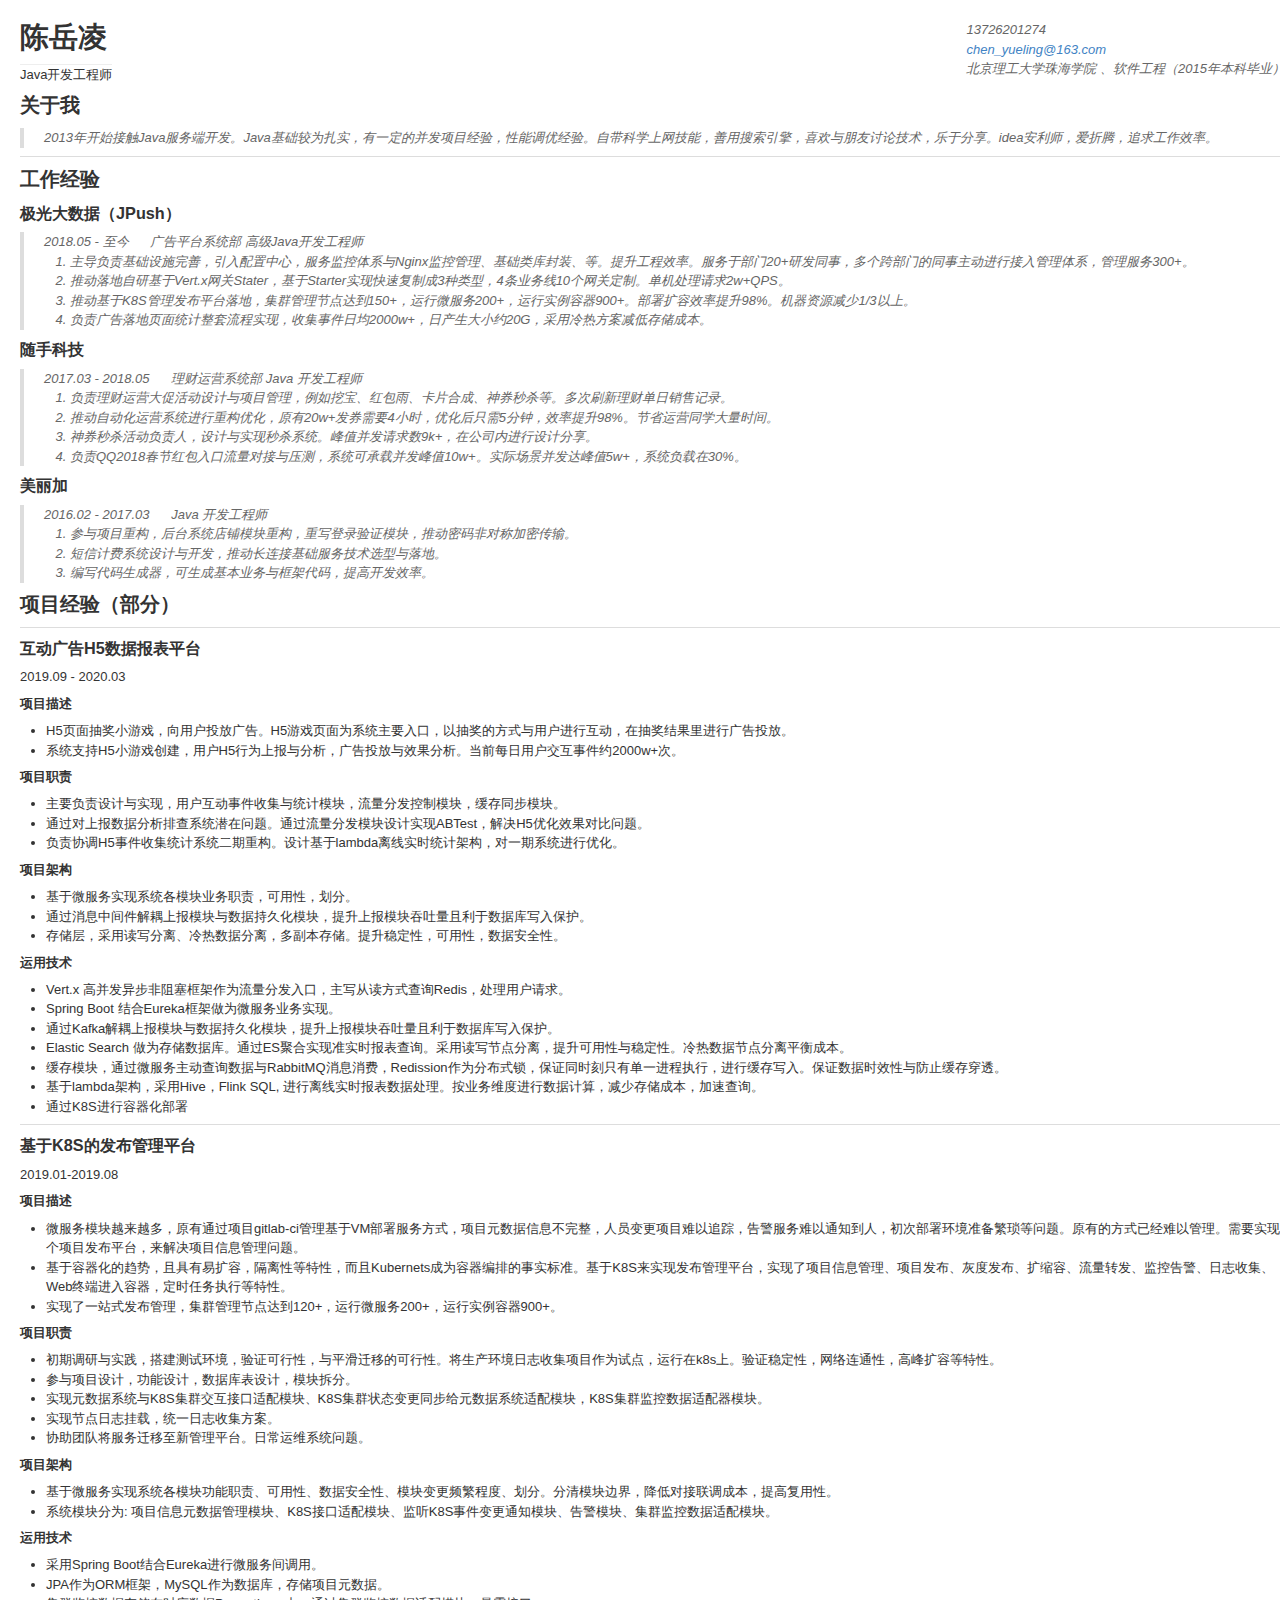
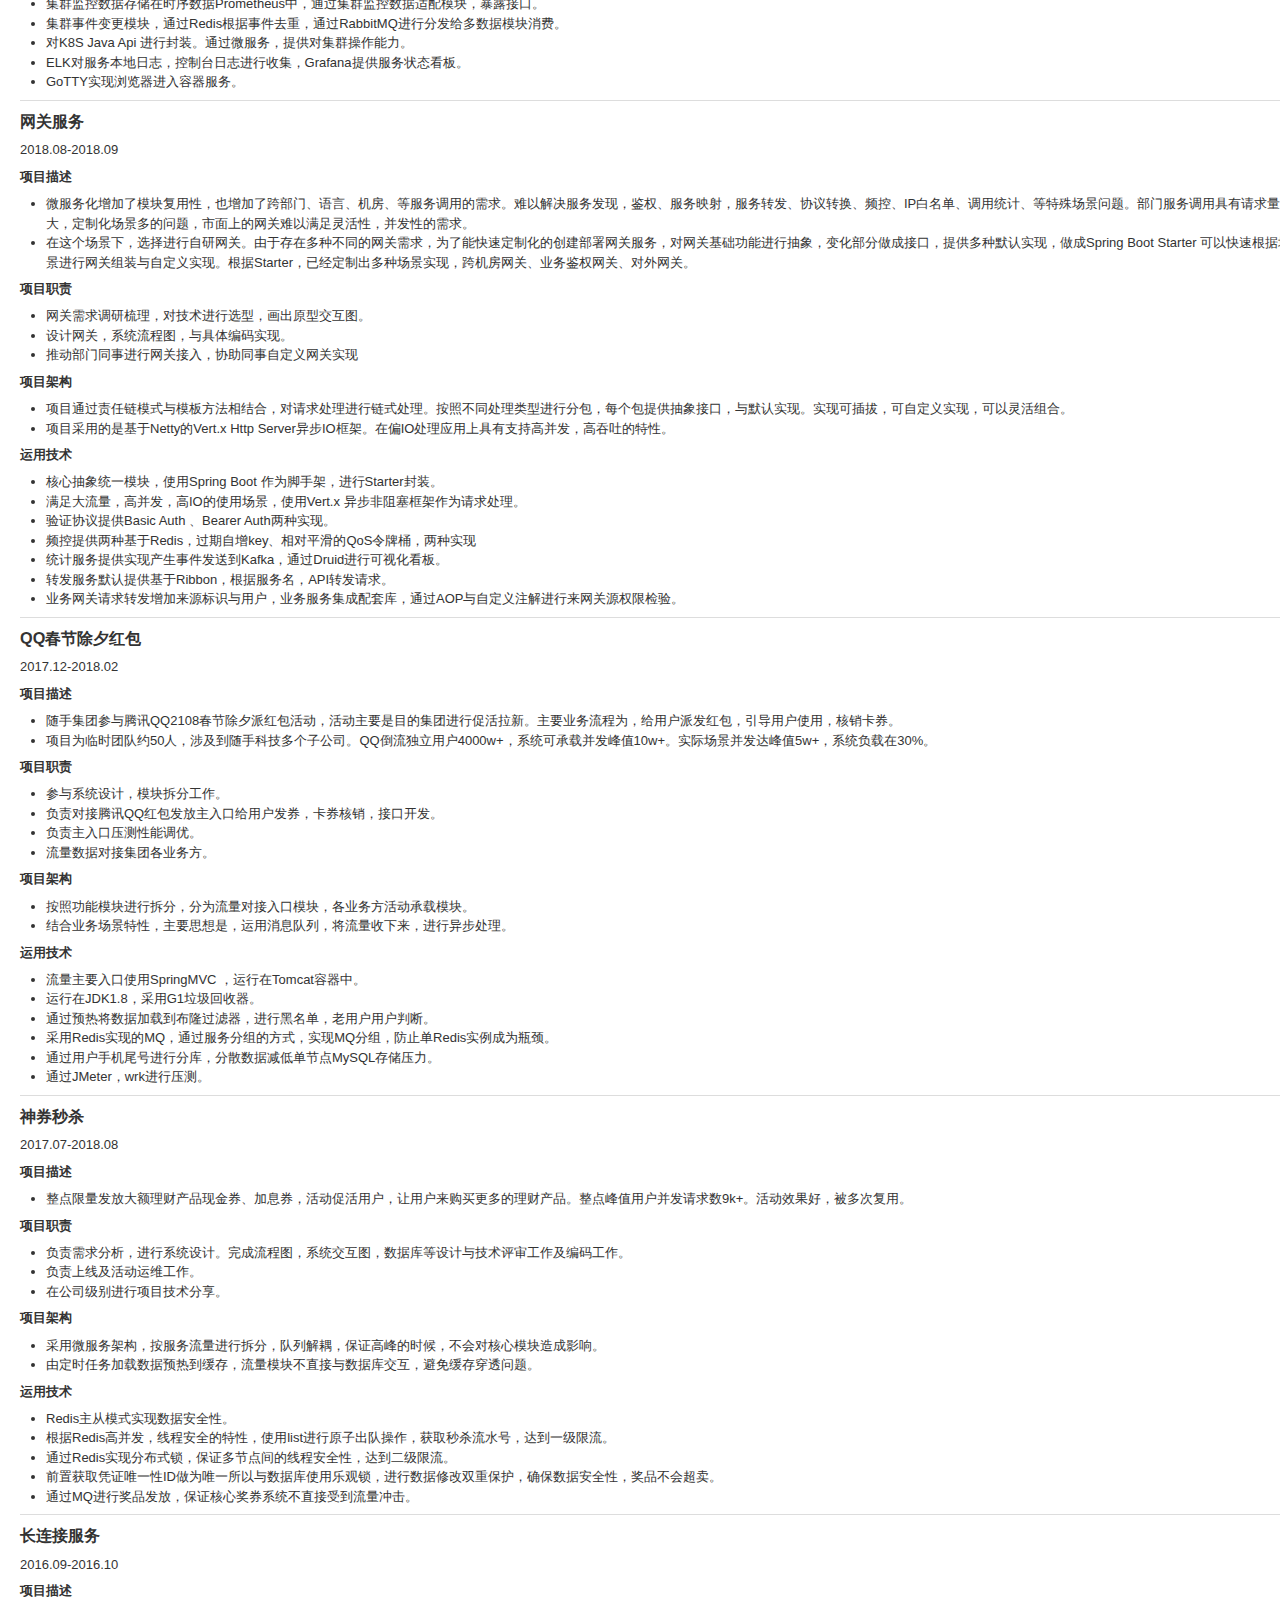
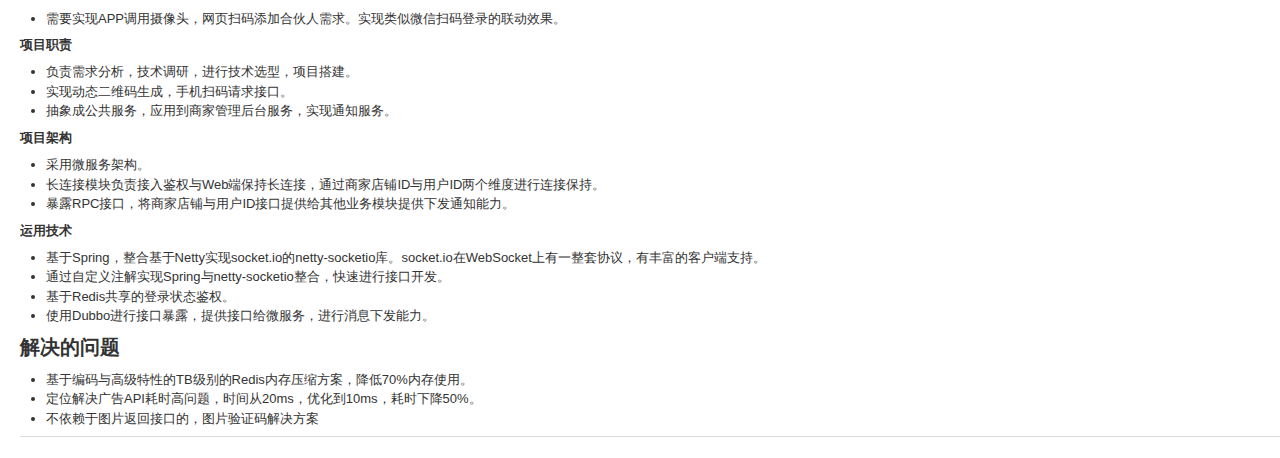
<file: resume/index.html>
<!DOCTYPE html>
<html lang="zh">

<head>
    <meta charset="utf-8" />
    <title>Markdown在线编辑器 - www.MdEditor.com</title>
    <link rel="shortcut icon" href="https://www.mdeditor.com/images/logos/favicon.ico" type="image/x-icon" />
    <style>
body {
    margin: 0;
}
/*! github-markdown-css | The MIT License (MIT) | Copyright (c) Sindre Sorhus <sindresorhus@gmail.com> (sindresorhus.com) | https://github.com/sindresorhus/github-markdown-css */
@font-face {
    font-family: octicons-anchor;
    src: url([data-uri])format("woff")
}

.markdown-body {
    -ms-text-size-adjust: 100%;
    -webkit-text-size-adjust: 100%;
    color: #333;
    overflow: hidden;
    font-family: "Microsoft YaHei",Helvetica,"Meiryo UI","Malgun Gothic","Segoe UI","Trebuchet MS",Monaco,monospace,Tahoma,STXihei,"åŽæ–‡ç»†é»‘",STHeiti,"Helvetica Neue","Droid Sans","wenquanyi micro hei",FreeSans,Arimo,Arial,SimSun,"å®‹ä½“",Heiti,"é»‘ä½“",sans-serif;
    font-size: 16px;
    line-height: 1.6;
    word-wrap: break-word
}

.markdown-body strong {
    font-weight: 700
}

.markdown-body h1 {
    margin: .67em 0
}

.markdown-body img {
    border: 0
}

.markdown-body hr {
    -moz-box-sizing: content-box;
    box-sizing: content-box;
    height: 0
}

.markdown-body input {
    color: inherit;
    margin: 0;
    line-height: normal;
    font: 13px/1.4 Helvetica,arial,freesans,clean,sans-serif,"Segoe UI Emoji","Segoe UI Symbol"
}

.markdown-body html input[disabled] {
    cursor: default
}

.markdown-body input[type=checkbox] {
    -moz-box-sizing: border-box;
    box-sizing: border-box;
    padding: 0
}

.markdown-body * {
    -moz-box-sizing: border-box;
    box-sizing: border-box
}

.markdown-body a {
    background: 0 0;
    color: #4183c4;
    text-decoration: none
}

.markdown-body a:active,.markdown-body a:hover {
    outline: 0;
    text-decoration: underline
}

.markdown-body hr {
    margin: 15px 0;
    overflow: hidden;
    background: 0 0;
    border: 0;
    border-bottom: 1px solid #ddd
}

.markdown-body h1,.markdown-body h2 {
    padding-bottom: .3em;
    border-bottom: 1px solid #eee
}

.markdown-body blockquote {
    margin: 0
}

.markdown-body ol ol,.markdown-body ul ol {
    list-style-type: lower-roman
}

.markdown-body ol ol ol,.markdown-body ol ul ol,.markdown-body ul ol ol,.markdown-body ul ul ol {
    list-style-type: lower-alpha
}

.markdown-body dd {
    margin-left: 0
}

.markdown-body code {
    font-family: Consolas,"Liberation Mono",Menlo,Courier,monospace
}

.markdown-body pre {
    font: 12px Consolas,"Liberation Mono",Menlo,Courier,monospace;
    word-wrap: normal
}

.markdown-body .octicon {
    font: normal normal 16px octicons-anchor;
    line-height: 1;
    display: inline-block;
    text-decoration: none;
    -webkit-font-smoothing: antialiased;
    -moz-osx-font-smoothing: grayscale;
    user-select: none
}

.markdown-body .octicon-link:before {
    content: '\f05c'
}

.markdown-body>:first-child {
    margin-top: 0!important
}

.markdown-body>:last-child {
    margin-bottom: 0!important
}

.markdown-body .anchor {
    position: absolute;
    top: 0;
    left: 0;
    display: block;
    padding-right: 6px;
    padding-left: 30px;
    margin-left: -30px
}

.markdown-body .anchor:focus {
    outline: 0
}

.markdown-body h1,.markdown-body h2,.markdown-body h3,.markdown-body h4,.markdown-body h5,.markdown-body h6 {
    position: relative;
    margin-top: 1em;
    margin-bottom: 16px;
    font-weight: 700;
    line-height: 1.4
}

.markdown-body h1 .octicon-link,.markdown-body h2 .octicon-link,.markdown-body h3 .octicon-link,.markdown-body h4 .octicon-link,.markdown-body h5 .octicon-link,.markdown-body h6 .octicon-link {
    display: none;
    color: #000;
    vertical-align: middle
}

.markdown-body h1:hover .anchor,.markdown-body h2:hover .anchor,.markdown-body h3:hover .anchor,.markdown-body h4:hover .anchor,.markdown-body h5:hover .anchor,.markdown-body h6:hover .anchor {
    padding-left: 8px;
    margin-left: -30px;
    text-decoration: none
}

.markdown-body h1:hover .anchor .octicon-link,.markdown-body h2:hover .anchor .octicon-link,.markdown-body h3:hover .anchor .octicon-link,.markdown-body h4:hover .anchor .octicon-link,.markdown-body h5:hover .anchor .octicon-link,.markdown-body h6:hover .anchor .octicon-link {
    display: inline-block
}

.markdown-body h1 {
    font-size: 2.25em;
    line-height: 1.2
}

.markdown-body h1 .anchor {
    line-height: 1
}

.markdown-body h2 {
    font-size: 1.75em;
    line-height: 1.225
}

.markdown-body h2 .anchor {
    line-height: 1
}

.markdown-body h3 {
    font-size: 1.5em;
    line-height: 1.43
}

.markdown-body h3 .anchor,.markdown-body h4 .anchor {
    line-height: 1.2
}

.markdown-body h4 {
    font-size: 1.25em
}

.markdown-body h5 .anchor,.markdown-body h6 .anchor {
    line-height: 1.1
}

.markdown-body h5 {
    font-size: 1em
}

.markdown-body h6 {
    font-size: 1em;
    color: #777
}

.markdown-body blockquote,.markdown-body dl,.markdown-body ol,.markdown-body p,.markdown-body pre,.markdown-body table,.markdown-body ul {
    margin-top: 0;
    margin-bottom: 16px
}

.markdown-body ol,.markdown-body ul {
    padding-left: 2em
}

.markdown-body ol ol,.markdown-body ol ul,.markdown-body ul ol,.markdown-body ul ul {
    margin-top: 0;
    margin-bottom: 0
}

.markdown-body li>p {
    margin-top: 16px
}

.markdown-body dl {
    padding: 0
}

.markdown-body dl dt {
    padding: 0;
    margin-top: 16px;
    font-size: 1em;
    font-style: italic;
    font-weight: 700
}

.markdown-body dl dd {
    padding: 0 16px;
    margin-bottom: 16px
}

.markdown-body blockquote {
    padding: 0 15px;
    color: #777;
    border-left: 4px solid #ddd
}

.markdown-body blockquote>:first-child {
    margin-top: 0
}

.markdown-body blockquote>:last-child {
    margin-bottom: 0
}

.markdown-body table {
    border-collapse: collapse;
    border-spacing: 0;
    display: block;
    width: 100%;
    overflow: auto;
    word-break: normal;
    word-break: keep-all
}

.markdown-body table th {
    font-weight: 700
}

.markdown-body table td,.markdown-body table th {
    padding: 6px 13px;
    border: 1px solid #ddd
}

.markdown-body table tr {
    background-color: #fff;
    border-top: 1px solid #ccc
}

.markdown-body table tr:nth-child(2n) {
    background-color: #f8f8f8
}

.markdown-body img {
    max-width: 100%;
    -moz-box-sizing: border-box;
    box-sizing: border-box
}

.markdown-body code {
    padding: .2em 0;
    margin: 0;
    font-size: 85%;
    background-color: rgba(0,0,0,.04);
    border-radius: 3px
}

.markdown-body code:after,.markdown-body code:before {
    letter-spacing: -.2em;
    content: "\00a0"
}

.markdown-body pre>code {
    padding: 0;
    margin: 0;
    font-size: 100%;
    word-break: normal;
    white-space: pre;
    background: 0 0;
    border: 0
}

.markdown-body .highlight {
    margin-bottom: 16px
}

.markdown-body .highlight pre,.markdown-body pre {
    padding: 16px;
    overflow: auto;
    font-size: 85%;
    background-color: #f7f7f7;
    border-radius: 3px
}

.markdown-body .highlight pre {
    margin-bottom: 0;
    word-break: normal
}

.markdown-body pre code {
    display: inline;
    max-width: initial;
    padding: 0;
    margin: 0;
    overflow: initial;
    line-height: inherit;
    word-wrap: normal;
    background-color: transparent;
    border: 0
}

.markdown-body pre code:after,.markdown-body pre code:before {
    content: normal
}

.markdown-body .pl-c {
    color: #969896
}

.markdown-body .pl-c1,.markdown-body .pl-mdh,.markdown-body .pl-mm,.markdown-body .pl-mp,.markdown-body .pl-mr,.markdown-body .pl-s1 .pl-v,.markdown-body .pl-s3,.markdown-body .pl-sc,.markdown-body .pl-sv {
    color: #0086b3
}

.markdown-body .pl-e,.markdown-body .pl-en {
    color: #795da3
}

.markdown-body .pl-s1 .pl-s2,.markdown-body .pl-smi,.markdown-body .pl-smp,.markdown-body .pl-stj,.markdown-body .pl-vo,.markdown-body .pl-vpf {
    color: #333
}

.markdown-body .pl-ent {
    color: #63a35c
}

.markdown-body .pl-k,.markdown-body .pl-s,.markdown-body .pl-st {
    color: #a71d5d
}

.markdown-body .pl-pds,.markdown-body .pl-s1,.markdown-body .pl-s1 .pl-pse .pl-s2,.markdown-body .pl-sr,.markdown-body .pl-sr .pl-cce,.markdown-body .pl-sr .pl-sra,.markdown-body .pl-sr .pl-sre,.markdown-body .pl-src {
    color: #df5000
}

.markdown-body .pl-mo,.markdown-body .pl-v {
    color: #1d3e81
}

.markdown-body .pl-id {
    color: #b52a1d
}

.markdown-body .pl-ii {
    background-color: #b52a1d;
    color: #f8f8f8
}

.markdown-body .pl-sr .pl-cce {
    color: #63a35c;
    font-weight: 700
}

.markdown-body .pl-ml {
    color: #693a17
}

.markdown-body .pl-mh,.markdown-body .pl-mh .pl-en,.markdown-body .pl-ms {
    color: #1d3e81;
    font-weight: 700
}

.markdown-body .pl-mq {
    color: teal
}

.markdown-body .pl-mi {
    color: #333;
    font-style: italic
}

.markdown-body .pl-mb {
    color: #333;
    font-weight: 700
}

.markdown-body .pl-md,.markdown-body .pl-mdhf {
    background-color: #ffecec;
    color: #bd2c00
}

.markdown-body .pl-mdht,.markdown-body .pl-mi1 {
    background-color: #eaffea;
    color: #55a532
}

.markdown-body .pl-mdr {
    color: #795da3;
    font-weight: 700
}

.markdown-body kbd {
    display: inline-block;
    padding: 3px 5px;
    font: 11px Consolas,"Liberation Mono",Menlo,Courier,monospace;
    line-height: 10px;
    color: #555;
    vertical-align: middle;
    background-color: #fcfcfc;
    border: 1px solid #ccc;
    border-bottom-color: #bbb;
    border-radius: 3px;
    box-shadow: inset 0 -1px 0 #bbb
}

.markdown-body .task-list-item+.task-list-item {
    margin-top: 3px
}

.markdown-body .task-list-item input {
    float: left;
    margin: .3em 0 .25em -1.6em;
    vertical-align: middle
}

.markdown-body :checked+.radio-label {
    z-index: 1;
    position: relative;
    border-color: #4183c4
}

.editormd-html-preview,.editormd-preview-container {
    text-align: left;
    font-size: 14px;
    line-height: 1.6;
    padding: 20px;
    overflow: auto;
    width: 100%;
    background-color: #fff
}

.editormd-html-preview blockquote,.editormd-preview-container blockquote {
    color: #666;
    border-left: 4px solid #ddd;
    padding-left: 20px;
    margin-left: 0;
    font-size: 14px;
    font-style: italic
}

.editormd-html-preview p code,.editormd-preview-container p code {
    margin-left: 5px;
    margin-right: 4px
}

.editormd-html-preview abbr,.editormd-preview-container abbr {
    background: #ffd
}

.editormd-html-preview hr,.editormd-preview-container hr {
    height: 1px;
    border: none;
    border-top: 1px solid #ddd;
    background: 0 0
}

.editormd-html-preview code,.editormd-preview-container code {
    border: 1px solid #ddd;
    background: #f6f6f6;
    padding: 3px;
    border-radius: 3px;
    font-size: 14px
}

.editormd-html-preview pre,.editormd-preview-container pre {
    border: 1px solid #ddd;
    background: #f6f6f6;
    padding: 10px;
    -webkit-border-radius: 3px;
    -moz-border-radius: 3px;
    -ms-border-radius: 3px;
    -o-border-radius: 3px;
    border-radius: 3px
}

.editormd-html-preview pre code,.editormd-preview-container pre code {
    padding: 0
}

.editormd-html-preview code,.editormd-html-preview kbd,.editormd-html-preview pre,.editormd-preview-container code,.editormd-preview-container kbd,.editormd-preview-container pre {
    font-family: "YaHei Consolas Hybrid",Consolas,"Meiryo UI","Malgun Gothic","Segoe UI","Trebuchet MS",Helvetica,monospace,monospace
}

.editormd-html-preview table thead tr,.editormd-preview-container table thead tr {
    background-color: #F8F8F8
}

.editormd-html-preview p.editormd-tex,.editormd-preview-container p.editormd-tex {
    text-align: center
}

.editormd-html-preview span.editormd-tex,.editormd-preview-container span.editormd-tex {
    margin: 0 5px
}

.editormd-html-preview .emoji,.editormd-preview-container .emoji {
    width: 24px;
    height: 24px
}

.editormd-html-preview .katex,.editormd-preview-container .katex {
    font-size: 1.4em
}

.editormd-html-preview .flowchart,.editormd-html-preview .sequence-diagram,.editormd-preview-container .flowchart,.editormd-preview-container .sequence-diagram {
    margin: 0 auto;
    text-align: center
}

.editormd-html-preview .flowchart svg,.editormd-html-preview .sequence-diagram svg,.editormd-preview-container .flowchart svg,.editormd-preview-container .sequence-diagram svg {
    margin: 0 auto
}

.editormd-html-preview .flowchart text,.editormd-html-preview .sequence-diagram text,.editormd-preview-container .flowchart text,.editormd-preview-container .sequence-diagram text {
    font-size: 15px!important;
    font-family: "YaHei Consolas Hybrid",Consolas,"Microsoft YaHei","Malgun Gothic","Segoe UI",Helvetica,Arial!important
}

/*! Pretty printing styles. Used with prettify.js. */
/* .pln {
    color: #000
} */

@media screen {
    .str {
        color: #080
    }

    .kwd {
        color: #008
    }

    .com {
        color: #800
    }

    .typ {
        color: #606
    }

    /* .lit {
        color: #066
    }

    .clo,.opn,.pun {
        color: #660
    } */

    .tag {
        color: #008
    }

    .atn {
        color: #606
    }

    .atv {
        color: #080
    }

    .dec,.var {
        color: #606
    }

    .fun {
        color: red
    }
}

@media print,projection {
    /* .kwd,.tag,.typ {
        font-weight: 700
    }

    .str {
        color: #060
    }

    .kwd {
        color: #006
    }

    .com {
        color: #600;
        font-style: italic
    }

    .typ {
        color: #404
    }

    .lit {
        color: #044
    }

    .clo,.opn,.pun {
        color: #440
    }

    .tag {
        color: #006
    }

    .atn {
        color: #404
    }

    .atv {
        color: #060
    } */
}

/* pre.prettyprint {
    padding: 2px;
    border: 1px solid #888
} */

ol.linenums {
    margin-top: 0;
    margin-bottom: 0;
}

/* li.L1,li.L3,li.L5,li.L7,li.L9 {
    background: #eee
} */

/* .editormd-html-preview pre.prettyprint,.editormd-preview-container pre.prettyprint {
    padding: 10px;
    border: 1px solid #ddd;
    white-space: pre-wrap;
    word-wrap: break-word
} */

/* .editormd-html-preview ol.linenums,.editormd-preview-container ol.linenums {
    color: #999;
    padding-left: 2.5em
}

.editormd-html-preview ol.linenums li,.editormd-preview-container ol.linenums li {
    list-style-type: decimal
}

.editormd-html-preview ol.linenums li code,.editormd-preview-container ol.linenums li code {
    border: none;
    background: 0 0;
    padding: 0
} */

.editormd-html-preview .editormd-toc-menu,.editormd-preview-container .editormd-toc-menu {
    margin: 8px 0 12px;
    display: inline-block
}

.editormd-html-preview .editormd-toc-menu>.markdown-toc,.editormd-preview-container .editormd-toc-menu>.markdown-toc {
    position: relative;
    -webkit-border-radius: 4px;
    -moz-border-radius: 4px;
    -ms-border-radius: 4px;
    -o-border-radius: 4px;
    border-radius: 4px;
    border: 1px solid #ddd;
    display: inline-block;
    font-size: 1em
}

.editormd-html-preview .editormd-toc-menu>.markdown-toc>ul,.editormd-preview-container .editormd-toc-menu>.markdown-toc>ul {
    width: 160%;
    min-width: 180px;
    position: absolute;
    left: -1px;
    top: -2px;
    z-index: 100;
    padding: 0 10px 10px;
    display: none;
    background: #fff;
    border: 1px solid #ddd;
    -webkit-border-radius: 4px;
    -moz-border-radius: 4px;
    -ms-border-radius: 4px;
    -o-border-radius: 4px;
    border-radius: 4px;
    -webkit-box-shadow: 0 3px 5px rgba(0,0,0,.2);
    -moz-box-shadow: 0 3px 5px rgba(0,0,0,.2);
    -ms-box-shadow: 0 3px 5px rgba(0,0,0,.2);
    -o-box-shadow: 0 3px 5px rgba(0,0,0,.2);
    box-shadow: 0 3px 5px rgba(0,0,0,.2)
}

.editormd-html-preview .editormd-toc-menu>.markdown-toc>ul>li ul,.editormd-preview-container .editormd-toc-menu>.markdown-toc>ul>li ul {
    width: 100%;
    min-width: 180px;
    border: 1px solid #ddd;
    display: none;
    background: #fff;
    -webkit-border-radius: 4px;
    -moz-border-radius: 4px;
    -ms-border-radius: 4px;
    -o-border-radius: 4px;
    border-radius: 4px
}

.editormd-html-preview .editormd-toc-menu .toc-menu-btn:hover,.editormd-html-preview .editormd-toc-menu>.markdown-toc>ul>li a:hover,.editormd-preview-container .editormd-toc-menu .toc-menu-btn:hover,.editormd-preview-container .editormd-toc-menu>.markdown-toc>ul>li a:hover {
    background-color: #f6f6f6
}

.editormd-html-preview .editormd-toc-menu>.markdown-toc>ul>li a,.editormd-preview-container .editormd-toc-menu>.markdown-toc>ul>li a {
    color: #666;
    padding: 6px 10px;
    display: block;
    -webkit-transition: background-color 500ms ease-out;
    -moz-transition: background-color 500ms ease-out;
    transition: background-color 500ms ease-out
}

.editormd-html-preview .editormd-toc-menu>.markdown-toc li,.editormd-preview-container .editormd-toc-menu>.markdown-toc li {
    position: relative
}

.editormd-html-preview .editormd-toc-menu>.markdown-toc li>ul,.editormd-preview-container .editormd-toc-menu>.markdown-toc li>ul {
    position: absolute;
    top: 32px;
    left: 10%;
    display: none;
    -webkit-box-shadow: 0 3px 5px rgba(0,0,0,.2);
    -moz-box-shadow: 0 3px 5px rgba(0,0,0,.2);
    -ms-box-shadow: 0 3px 5px rgba(0,0,0,.2);
    -o-box-shadow: 0 3px 5px rgba(0,0,0,.2);
    box-shadow: 0 3px 5px rgba(0,0,0,.2)
}

.editormd-html-preview .editormd-toc-menu>.markdown-toc li>ul:after,.editormd-html-preview .editormd-toc-menu>.markdown-toc li>ul:before,.editormd-preview-container .editormd-toc-menu>.markdown-toc li>ul:after,.editormd-preview-container .editormd-toc-menu>.markdown-toc li>ul:before {
    pointer-events: pointer-events;
    position: absolute;
    left: 15px;
    top: -6px;
    display: block;
    content: "";
    width: 0;
    height: 0;
    border: 6px solid transparent;
    border-width: 0 6px 6px;
    z-index: 10
}

.editormd-html-preview .editormd-toc-menu>.markdown-toc li>ul:before,.editormd-preview-container .editormd-toc-menu>.markdown-toc li>ul:before {
    border-bottom-color: #ccc
}

.editormd-html-preview .editormd-toc-menu>.markdown-toc li>ul:after,.editormd-preview-container .editormd-toc-menu>.markdown-toc li>ul:after {
    border-bottom-color: #fff;
    top: -5px
}

.editormd-html-preview .editormd-toc-menu ul,.editormd-preview-container .editormd-toc-menu ul {
    list-style: none
}

.editormd-html-preview .editormd-toc-menu a,.editormd-preview-container .editormd-toc-menu a {
    text-decoration: none
}

.editormd-html-preview .editormd-toc-menu h1,.editormd-preview-container .editormd-toc-menu h1 {
    font-size: 16px;
    padding: 5px 0 10px 10px;
    line-height: 1;
    border-bottom: 1px solid #eee
}

.editormd-html-preview .editormd-toc-menu h1 .fa,.editormd-preview-container .editormd-toc-menu h1 .fa {
    padding-left: 10px
}

.editormd-html-preview .editormd-toc-menu .toc-menu-btn,.editormd-preview-container .editormd-toc-menu .toc-menu-btn {
    color: #666;
    min-width: 180px;
    padding: 5px 10px;
    border-radius: 4px;
    display: inline-block;
    -webkit-transition: background-color 500ms ease-out;
    -moz-transition: background-color 500ms ease-out;
    transition: background-color 500ms ease-out
}

.editormd-html-preview textarea,.editormd-onlyread .editormd-toolbar {
    display: none
}

.editormd-html-preview .editormd-toc-menu .toc-menu-btn .fa,.editormd-preview-container .editormd-toc-menu .toc-menu-btn .fa {
    float: right;
    padding: 3px 0 0 10px;
    font-size: 1.3em
}

.markdown-body .editormd-toc-menu ul {
    padding-left: 0
}

.markdown-body .highlight pre,.markdown-body pre {
    line-height: 1.6
}

hr.editormd-page-break {
    border: 1px dotted #ccc;
    font-size: 0;
    height: 2px
}

@media only print {
    hr.editormd-page-break {
        background: 0 0;
        border: none;
        height: 0
    }
}

.editormd-html-preview hr.editormd-page-break {
    background: 0 0;
    border: none;
    height: 0
}

.editormd-preview-close-btn {
    color: #fff;
    padding: 4px 6px;
    font-size: 18px;
    -webkit-border-radius: 500px;
    -moz-border-radius: 500px;
    -ms-border-radius: 500px;
    -o-border-radius: 500px;
    border-radius: 500px;
    display: none;
    background-color: #ccc;
    position: absolute;
    top: 25px;
    right: 35px;
    z-index: 19;
    -webkit-transition: background-color 300ms ease-out;
    -moz-transition: background-color 300ms ease-out;
    transition: background-color 300ms ease-out
}

.editormd-preview-close-btn:hover {
    background-color: #999
}

.editormd-preview-active {
    width: 100%;
    padding: 40px
}

.editormd-preview-theme-dark {
    color: #777;
    background: #2C2827
}

.editormd-preview-theme-dark .editormd-preview-container {
    color: #888;
    background-color: #2C2827
}

/* .editormd-preview-theme-dark .editormd-preview-container pre.prettyprint {
    border: none
} */

.editormd-preview-theme-dark .editormd-preview-container blockquote {
    color: #555;
    padding: .5em;
    background: #222;
    border-color: #333
}

.editormd-preview-theme-dark .editormd-preview-container abbr {
    color: #fff;
    padding: 1px 3px;
    -webkit-border-radius: 3px;
    -moz-border-radius: 3px;
    -ms-border-radius: 3px;
    -o-border-radius: 3px;
    border-radius: 3px;
    background: #f90
}

.editormd-preview-theme-dark .editormd-preview-container code {
    color: #fff;
    border: none;
    padding: 1px 3px;
    -webkit-border-radius: 3px;
    -moz-border-radius: 3px;
    -ms-border-radius: 3px;
    -o-border-radius: 3px;
    border-radius: 3px;
    background: #5A9600
}

.editormd-preview-theme-dark .editormd-preview-container table {
    border: none
}

.editormd-preview-theme-dark .editormd-preview-container .fa-emoji {
    color: #B4BF42
}

.editormd-preview-theme-dark .editormd-preview-container .katex {
    color: #FEC93F
}

.editormd-preview-theme-dark .editormd-toc-menu>.markdown-toc {
    background: #fff;
    border: none
}

.editormd-preview-theme-dark .editormd-toc-menu>.markdown-toc h1 {
    border-color: #ddd
}

.editormd-preview-theme-dark .markdown-body h1,.editormd-preview-theme-dark .markdown-body h2,.editormd-preview-theme-dark .markdown-body hr {
    border-color: #222
}

.editormd-preview-theme-dark pre {
    color: #999;
    background-color: #111;
    background-color: rgba(0,0,0,.4)
}

.editormd-preview-theme-dark pre .pln {
    color: #999
}

.editormd-preview-theme-dark li.L1,.editormd-preview-theme-dark li.L3,.editormd-preview-theme-dark li.L5,.editormd-preview-theme-dark li.L7,.editormd-preview-theme-dark li.L9 {
    background: 0 0
}

.editormd-preview-theme-dark [class*=editormd-logo] {
    color: #2196F3
}

.editormd-preview-theme-dark .sequence-diagram text {
    fill: #fff
}

.editormd-preview-theme-dark .sequence-diagram path,.editormd-preview-theme-dark .sequence-diagram rect {
    color: #fff;
    fill: #64D1CB;
    stroke: #64D1CB
}

.editormd-preview-theme-dark .flowchart path,.editormd-preview-theme-dark .flowchart rect {
    stroke: #A6C6FF
}

.editormd-preview-theme-dark .flowchart rect {
    fill: #A6C6FF
}

.editormd-preview-theme-dark .flowchart text {
    fill: #5879B4
}

@media screen {
    .editormd-preview-theme-dark .str {
        color: #080
    }

    .editormd-preview-theme-dark .kwd {
        color: #f90
    }

    .editormd-preview-theme-dark .com {
        color: #444
    }

    .editormd-preview-theme-dark .typ {
        color: #606
    }

    .editormd-preview-theme-dark .lit {
        color: #066
    }

    .editormd-preview-theme-dark .clo,.editormd-preview-theme-dark .opn,.editormd-preview-theme-dark .pun {
        color: #660
    }

    .editormd-preview-theme-dark .tag {
        color: #f90
    }

    .editormd-preview-theme-dark .atn {
        color: #6C95F5
    }

    .editormd-preview-theme-dark .atv {
        color: #080
    }

    .editormd-preview-theme-dark .dec,.editormd-preview-theme-dark .var {
        color: #008BA7
    }

    .editormd-preview-theme-dark .fun {
        color: red
    }
}

.editormd-onlyread .CodeMirror {
    margin-top: 0
}

.editormd-onlyread .editormd-preview {
    top: 0
}

.editormd-fullscreen {
    position: fixed;
    top: 0;
    left: 0;
    border: none;
    margin: 0 auto
}

.editormd-theme-dark {
    border-color: #1a1a17
}

.editormd-theme-dark .editormd-toolbar {
    background: #1A1A17;
    border-color: #1a1a17
}

.editormd-theme-dark .editormd-menu>li>a {
    color: #777;
    border-color: #1a1a17
}

.editormd-theme-dark .editormd-menu>li>a.active,.editormd-theme-dark .editormd-menu>li>a:hover {
    border-color: #333;
    background: #333
}

.editormd-theme-dark .editormd-menu>li.divider {
    border-right: 1px solid #111
}

.editormd-theme-dark .CodeMirror {
    border-right: 1px solid rgba(0,0,0,.1)
}

.header {
    display:flex;
    justify-content: space-between;
}
.header h1.username {
    margin-bottom: 0;
    margin-top: 0;
}
.header p {
    margin-bottom: 0!important;
}
.info blockquote {
    margin-bottom: 0!important;
    border: 0;
}
.markdown-body h1, .markdown-body h2, .markdown-body h3, .markdown-body h4, .markdown-body h5, .markdown-body h6 {
    margin-top: 8px;
    margin-bottom: 8px;
}
.markdown-body blockquote p {
    margin-bottom: 0;
}
.markdown-body blockquote, .markdown-body dl, .markdown-body ol, .markdown-body p, .markdown-body pre, .markdown-body table, .markdown-body ul {
    margin-bottom: 8px;
}
pre {
    margin-bottom: 0!important;
    padding: 0 !important;
    background: none!important;
    border: none!important;
}
.linenums {
    margin-bottom: 0!important;
}
.markdown-body hr {
    margin-top: 4px;
    margin-bottom: 8px;
}
.editormd-html-preview, .editormd-preview-container {
    font-size: 13px!important;
    line-height: 1.5;
}
.editormd-html-preview blockquote, .editormd-preview-container blockquote {
    font-size: 13px!important;
    line-height: 1.5;
}
    </style>
</head>

<body>
    <div class="editormd-preview editormd-preview-theme-eclipse">

        <div class="markdown-body editormd-preview-container">
            <div class="header">
                <div>
                    <h1 class="username">陈岳凌</h1>
                    <p>Java开发工程师</p>
                </div>
                
                <div class="info">
                    <blockquote>
                        <p>13726201274<br><a href="mailto:chen_yueling@163.com">chen_yueling@163.com</a><br>北京理工大学珠海学院
                            、软件工程（2015年本科毕业） </p>
                    </blockquote>
                </div>
            </div>
            <h3 id="h3-u5173u4E8Eu6211"><a name="关于我" class="reference-link"></a><span
                    class="header-link octicon octicon-link"></span>关于我</h3>
            <blockquote>
                <p>2013年开始接触Java服务端开发。Java基础较为扎实，有一定的并发项目经验，性能调优经验。自带科学上网技能，善用搜索引擎，喜欢与朋友讨论技术，乐于分享。idea安利师，爱折腾，追求工作效率。</p>
            </blockquote>
            <hr>
            <h3 id="h3-u5DE5u4F5Cu7ECFu9A8C"><a name="工作经验" class="reference-link"></a><span
                    class="header-link octicon octicon-link"></span>工作经验</h3>
            <h4 id="h4--jpush-"><a name="极光大数据（JPush）" class="reference-link"></a><span
                    class="header-link octicon octicon-link"></span>极光大数据（JPush）</h4>
            <blockquote>
                <p>2018.05 - 至今 &nbsp;&nbsp;&nbsp;&nbsp; 广告平台系统部 高级Java开发工程师 </p>
                <ol>
                    <li>主导负责基础设施完善，引入配置中心，服务监控体系与Nginx监控管理、基础类库封装、等。提升工程效率。服务于部门20+研发同事，多个跨部门的同事主动进行接入管理体系，管理服务300+。</li>
                    <li>推动落地自研基于Vert.x网关Stater，基于Starter实现快速复制成3种类型，4条业务线10个网关定制。单机处理请求2w+QPS。</li>
                    <li>推动基于K8S管理发布平台落地，集群管理节点达到150+，运行微服务200+，运行实例容器900+。部署扩容效率提升98%。机器资源减少1/3以上。</li>
                    <li>负责广告落地页面统计整套流程实现，收集事件日均2000w+，日产生大小约20G，采用冷热方案减低存储成本。</li>
                </ol>
            </blockquote>
            <h4 id="h4-u968Fu624Bu79D1u6280"><a name="随手科技" class="reference-link"></a><span
                    class="header-link octicon octicon-link"></span>随手科技</h4>
            <blockquote>
                <p>2017.03 - 2018.05 &nbsp;&nbsp;&nbsp;&nbsp; 理财运营系统部 Java 开发工程师 </p>
                <ol>
                    <li>负责理财运营大促活动设计与项目管理，例如挖宝、红包雨、卡片合成、神券秒杀等。多次刷新理财单日销售记录。</li>
                    <li>推动自动化运营系统进行重构优化，原有20w+发券需要4小时，优化后只需5分钟，效率提升98%。节省运营同学大量时间。</li>
                    <li>神券秒杀活动负责人，设计与实现秒杀系统。峰值并发请求数9k+，在公司内进行设计分享。</li>
                    <li>负责QQ2018春节红包入口流量对接与压测，系统可承载并发峰值10w+。实际场景并发达峰值5w+，系统负载在30%。</li>
                </ol>
            </blockquote>
            <h4 id="h4-u7F8Eu4E3Du52A0"><a name="美丽加" class="reference-link"></a><span
                    class="header-link octicon octicon-link"></span>美丽加</h4>
            <blockquote>
                <p>2016.02 - 2017.03 &nbsp;&nbsp;&nbsp;&nbsp; Java 开发工程师 </p>
                <ol>
                    <li>参与项目重构，后台系统店铺模块重构，重写登录验证模块，推动密码非对称加密传输。</li>
                    <li>短信计费系统设计与开发，推动长连接基础服务技术选型与落地。</li>
                    <li>编写代码生成器，可生成基本业务与框架代码，提高开发效率。</li>
                </ol>
            </blockquote>
            <h3 id="h3--"><a name="项目经验（部分）" class="reference-link"></a><span
                class="header-link octicon octicon-link"></span>项目经验（部分）</h3>
            <hr>
            <h4 id="h4--h5-"><a name="互动广告H5数据报表平台" class="reference-link"></a><span
                    class="header-link octicon octicon-link"></span>互动广告H5数据报表平台</h4>
            <p>2019.09 - 2020.03</p>
            <h5 id="h5-u9879u76EEu63CFu8FF0"><a name="项目描述" class="reference-link"></a><span
                    class="header-link octicon octicon-link"></span>项目描述</h5>
            <ul>
                <li>H5页面抽奖小游戏，向用户投放广告。H5游戏页面为系统主要入口，以抽奖的方式与用户进行互动，在抽奖结果里进行广告投放。</li>
                <li>系统支持H5小游戏创建，用户H5行为上报与分析，广告投放与效果分析。当前每日用户交互事件约2000w+次。</li>
            </ul>
            <h5 id="h5-u9879u76EEu804Cu8D23"><a name="项目职责" class="reference-link"></a><span
                    class="header-link octicon octicon-link"></span>项目职责</h5>
            <ul>
                <li>主要负责设计与实现，用户互动事件收集与统计模块，流量分发控制模块，缓存同步模块。</li>
                <li>通过对上报数据分析排查系统潜在问题。通过流量分发模块设计实现ABTest，解决H5优化效果对比问题。</li>
                <li>负责协调H5事件收集统计系统二期重构。设计基于lambda离线实时统计架构，对一期系统进行优化。</li>
            </ul>
            <h5 id="h5-u9879u76EEu67B6u6784"><a name="项目架构" class="reference-link"></a><span
                    class="header-link octicon octicon-link"></span>项目架构</h5>
            <ul>
                <li>基于微服务实现系统各模块业务职责，可用性，划分。</li>
                <li>通过消息中间件解耦上报模块与数据持久化模块，提升上报模块吞吐量且利于数据库写入保护。</li>
                <li>存储层，采用读写分离、冷热数据分离，多副本存储。提升稳定性，可用性，数据安全性。</li>
            </ul>
            <h5 id="h5-u8FD0u7528u6280u672F"><a name="运用技术" class="reference-link"></a><span
                    class="header-link octicon octicon-link"></span>运用技术</h5>
            <ul>
                <li>Vert.x 高并发异步非阻塞框架作为流量分发入口，主写从读方式查询Redis，处理用户请求。</li>
                <li>Spring Boot 结合Eureka框架做为微服务业务实现。</li>
                <li>通过Kafka解耦上报模块与数据持久化模块，提升上报模块吞吐量且利于数据库写入保护。</li>
                <li>Elastic Search 做为存储数据库。通过ES聚合实现准实时报表查询。采用读写节点分离，提升可用性与稳定性。冷热数据节点分离平衡成本。</li>
                <li>缓存模块，通过微服务主动查询数据与RabbitMQ消息消费，Redission作为分布式锁，保证同时刻只有单一进程执行，进行缓存写入。保证数据时效性与防止缓存穿透。</li>
                <li>基于lambda架构，采用Hive，Flink SQL, 进行离线实时报表数据处理。按业务维度进行数据计算，减少存储成本，加速查询。</li>
                <li>通过K8S进行容器化部署</li>
            </ul>
            <hr>
            <h4 id="h4--k8s-"><a name="基于K8S的发布管理平台" class="reference-link"></a><span
                    class="header-link octicon octicon-link"></span>基于K8S的发布管理平台</h4>
            <p>2019.01-2019.08</p>
            <h5 id="h5-u9879u76EEu63CFu8FF0"><a name="项目描述" class="reference-link"></a><span
                    class="header-link octicon octicon-link"></span>项目描述</h5>
            <ul>
                <li>微服务模块越来越多，原有通过项目gitlab-ci管理基于VM部署服务方式，项目元数据信息不完整，人员变更项目难以追踪，告警服务难以通知到人，初次部署环境准备繁琐等问题。原有的方式已经难以管理。需要实现一个项目发布平台，来解决项目信息管理问题。
                </li>
                <li>基于容器化的趋势，且具有易扩容，隔离性等特性，而且Kubernets成为容器编排的事实标准。基于K8S来实现发布管理平台，实现了项目信息管理、项目发布、灰度发布、扩缩容、流量转发、监控告警、日志收集、Web终端进入容器，定时任务执行等特性。
                </li>
                <li>实现了一站式发布管理，集群管理节点达到120+，运行微服务200+，运行实例容器900+。</li>
            </ul>
            <h5 id="h5-u9879u76EEu804Cu8D23"><a name="项目职责" class="reference-link"></a><span
                    class="header-link octicon octicon-link"></span>项目职责</h5>
            <ul>
                <li>初期调研与实践，搭建测试环境，验证可行性，与平滑迁移的可行性。将生产环境日志收集项目作为试点，运行在k8s上。验证稳定性，网络连通性，高峰扩容等特性。</li>
                <li>参与项目设计，功能设计，数据库表设计，模块拆分。</li>
                <li>实现元数据系统与K8S集群交互接口适配模块、K8S集群状态变更同步给元数据系统适配模块，K8S集群监控数据适配器模块。</li>
                <li>实现节点日志挂载，统一日志收集方案。</li>
                <li>协助团队将服务迁移至新管理平台。日常运维系统问题。</li>
            </ul>
            <h5 id="h5-u9879u76EEu67B6u6784"><a name="项目架构" class="reference-link"></a><span
                    class="header-link octicon octicon-link"></span>项目架构</h5>
            <ul>
                <li>基于微服务实现系统各模块功能职责、可用性、数据安全性、模块变更频繁程度、划分。分清模块边界，降低对接联调成本，提高复用性。</li>
                <li>系统模块分为: 项目信息元数据管理模块、K8S接口适配模块、监听K8S事件变更通知模块、告警模块、集群监控数据适配模块。</li>
            </ul>
            <h5 id="h5-u8FD0u7528u6280u672F"><a name="运用技术" class="reference-link"></a><span
                    class="header-link octicon octicon-link"></span>运用技术</h5>
            <ul>
                <li>采用Spring Boot结合Eureka进行微服务间调用。</li>
                <li>JPA作为ORM框架，MySQL作为数据库，存储项目元数据。</li>
                <li>集群监控数据存储在时序数据Prometheus中，通过集群监控数据适配模块，暴露接口。</li>
                <li>集群事件变更模块，通过Redis根据事件去重，通过RabbitMQ进行分发给多数据模块消费。</li>
                <li>对K8S Java Api 进行封装。通过微服务，提供对集群操作能力。</li>
                <li>ELK对服务本地日志，控制台日志进行收集，Grafana提供服务状态看板。</li>
                <li>GoTTY实现浏览器进入容器服务。</li>
            </ul>
            <hr>
            <h4 id="h4-u7F51u5173u670Du52A1"><a name="网关服务" class="reference-link"></a><span
                    class="header-link octicon octicon-link"></span>网关服务</h4>
            <p>2018.08-2018.09</p>
            <h5 id="h5-u9879u76EEu63CFu8FF0"><a name="项目描述" class="reference-link"></a><span
                    class="header-link octicon octicon-link"></span>项目描述</h5>
            <ul>
                <li>微服务化增加了模块复用性，也增加了跨部门、语言、机房、等服务调用的需求。难以解决服务发现，鉴权、服务映射，服务转发、协议转换、频控、IP白名单、调用统计、等特殊场景问题。部门服务调用具有请求量大，定制化场景多的问题，市面上的网关难以满足灵活性，并发性的需求。
                </li>
                <li>在这个场景下，选择进行自研网关。由于存在多种不同的网关需求，为了能快速定制化的创建部署网关服务，对网关基础功能进行抽象，变化部分做成接口，提供多种默认实现，做成Spring Boot Starter
                    可以快速根据场景进行网关组装与自定义实现。根据Starter，已经定制出多种场景实现，跨机房网关、业务鉴权网关、对外网关。</li>
            </ul>
            <h5 id="h5-u9879u76EEu804Cu8D23"><a name="项目职责" class="reference-link"></a><span
                    class="header-link octicon octicon-link"></span>项目职责</h5>
            <ul>
                <li>网关需求调研梳理，对技术进行选型，画出原型交互图。</li>
                <li>设计网关，系统流程图，与具体编码实现。</li>
                <li>推动部门同事进行网关接入，协助同事自定义网关实现</li>
            </ul>
            <h5 id="h5-u9879u76EEu67B6u6784"><a name="项目架构" class="reference-link"></a><span
                    class="header-link octicon octicon-link"></span>项目架构</h5>
            <ul>
                <li>项目通过责任链模式与模板方法相结合，对请求处理进行链式处理。按照不同处理类型进行分包，每个包提供抽象接口，与默认实现。实现可插拔，可自定义实现，可以灵活组合。</li>
                <li>项目采用的是基于Netty的Vert.x Http Server异步IO框架。在偏IO处理应用上具有支持高并发，高吞吐的特性。</li>
            </ul>
            <h5 id="h5-u8FD0u7528u6280u672F"><a name="运用技术" class="reference-link"></a><span
                    class="header-link octicon octicon-link"></span>运用技术</h5>
            <ul>
                <li>核心抽象统一模块，使用Spring Boot 作为脚手架，进行Starter封装。</li>
                <li>满足大流量，高并发，高IO的使用场景，使用Vert.x 异步非阻塞框架作为请求处理。</li>
                <li>验证协议提供Basic Auth 、Bearer Auth两种实现。</li>
                <li>频控提供两种基于Redis，过期自增key、相对平滑的QoS令牌桶，两种实现</li>
                <li>统计服务提供实现产生事件发送到Kafka，通过Druid进行可视化看板。</li>
                <li>转发服务默认提供基于Ribbon，根据服务名，API转发请求。</li>
                <li>业务网关请求转发增加来源标识与用户，业务服务集成配套库，通过AOP与自定义注解进行来网关源权限检验。</li>
            </ul>
            <hr>
            <h4 id="h4-qq-"><a name="QQ春节除夕红包" class="reference-link"></a><span
                    class="header-link octicon octicon-link"></span>QQ春节除夕红包</h4>
            <p>2017.12-2018.02</p>
            <h5 id="h5-u9879u76EEu63CFu8FF0"><a name="项目描述" class="reference-link"></a><span
                    class="header-link octicon octicon-link"></span>项目描述</h5>
            <ul>
                <li>随手集团参与腾讯QQ2108春节除夕派红包活动，活动主要是目的集团进行促活拉新。主要业务流程为，给用户派发红包，引导用户使用，核销卡券。</li>
                <li>项目为临时团队约50人，涉及到随手科技多个子公司。QQ倒流独立用户4000w+，系统可承载并发峰值10w+。实际场景并发达峰值5w+，系统负载在30%。</li>
            </ul>
            <h5 id="h5-u9879u76EEu804Cu8D23"><a name="项目职责" class="reference-link"></a><span
                    class="header-link octicon octicon-link"></span>项目职责</h5>
            <ul>
                <li>参与系统设计，模块拆分工作。</li>
                <li>负责对接腾讯QQ红包发放主入口给用户发券，卡券核销，接口开发。</li>
                <li>负责主入口压测性能调优。</li>
                <li>流量数据对接集团各业务方。</li>
            </ul>
            <h5 id="h5-u9879u76EEu67B6u6784"><a name="项目架构" class="reference-link"></a><span
                    class="header-link octicon octicon-link"></span>项目架构</h5>
            <ul>
                <li>按照功能模块进行拆分，分为流量对接入口模块，各业务方活动承载模块。</li>
                <li>结合业务场景特性，主要思想是，运用消息队列，将流量收下来，进行异步处理。</li>
            </ul>
            <h5 id="h5-u8FD0u7528u6280u672F"><a name="运用技术" class="reference-link"></a><span
                    class="header-link octicon octicon-link"></span>运用技术</h5>
            <ul>
                <li>流量主要入口使用SpringMVC ，运行在Tomcat容器中。</li>
                <li>运行在JDK1.8，采用G1垃圾回收器。</li>
                <li>通过预热将数据加载到布隆过滤器，进行黑名单，老用户用户判断。</li>
                <li>采用Redis实现的MQ，通过服务分组的方式，实现MQ分组，防止单Redis实例成为瓶颈。</li>
                <li>通过用户手机尾号进行分库，分散数据减低单节点MySQL存储压力。</li>
                <li>通过JMeter，wrk进行压测。</li>
            </ul>
            <hr>
            <h4 id="h4-u795Eu5238u79D2u6740"><a name="神券秒杀" class="reference-link"></a><span
                    class="header-link octicon octicon-link"></span>神券秒杀</h4>
            <p>2017.07-2018.08</p>
            <h5 id="h5-u9879u76EEu63CFu8FF0"><a name="项目描述" class="reference-link"></a><span
                    class="header-link octicon octicon-link"></span>项目描述</h5>
            <ul>
                <li>整点限量发放大额理财产品现金券、加息券，活动促活用户，让用户来购买更多的理财产品。整点峰值用户并发请求数9k+。活动效果好，被多次复用。</li>
            </ul>
            <h5 id="h5-u9879u76EEu804Cu8D23"><a name="项目职责" class="reference-link"></a><span
                    class="header-link octicon octicon-link"></span>项目职责</h5>
            <ul>
                <li>负责需求分析，进行系统设计。完成流程图，系统交互图，数据库等设计与技术评审工作及编码工作。</li>
                <li>负责上线及活动运维工作。</li>
                <li>在公司级别进行项目技术分享。</li>
            </ul>
            <h5 id="h5-u9879u76EEu67B6u6784"><a name="项目架构" class="reference-link"></a><span
                    class="header-link octicon octicon-link"></span>项目架构</h5>
            <ul>
                <li>采用微服务架构，按服务流量进行拆分，队列解耦，保证高峰的时候，不会对核心模块造成影响。</li>
                <li>由定时任务加载数据预热到缓存，流量模块不直接与数据库交互，避免缓存穿透问题。</li>
            </ul>
            <h5 id="h5-u8FD0u7528u6280u672F"><a name="运用技术" class="reference-link"></a><span
                    class="header-link octicon octicon-link"></span>运用技术</h5>
            <ul>
                <li>Redis主从模式实现数据安全性。</li>
                <li>根据Redis高并发，线程安全的特性，使用list进行原子出队操作，获取秒杀流水号，达到一级限流。</li>
                <li>通过Redis实现分布式锁，保证多节点间的线程安全性，达到二级限流。</li>
                <li>前置获取凭证唯一性ID做为唯一所以与数据库使用乐观锁，进行数据修改双重保护，确保数据安全性，奖品不会超卖。</li>
                <li>通过MQ进行奖品发放，保证核心奖券系统不直接受到流量冲击。</li>
            </ul>
            <hr>
            <h4 id="h4-u957Fu8FDEu63A5u670Du52A1"><a name="长连接服务" class="reference-link"></a><span
                    class="header-link octicon octicon-link"></span>长连接服务</h4>
            <p>2016.09-2016.10</p>
            <h5 id="h5-u9879u76EEu63CFu8FF0"><a name="项目描述" class="reference-link"></a><span
                    class="header-link octicon octicon-link"></span>项目描述</h5>
            <ul>
                <li>需要实现APP调用摄像头，网页扫码添加合伙人需求。实现类似微信扫码登录的联动效果。</li>
            </ul>
            <h5 id="h5-u9879u76EEu804Cu8D23"><a name="项目职责" class="reference-link"></a><span
                    class="header-link octicon octicon-link"></span>项目职责</h5>
            <ul>
                <li>负责需求分析，技术调研，进行技术选型，项目搭建。</li>
                <li>实现动态二维码生成，手机扫码请求接口。</li>
                <li>抽象成公共服务，应用到商家管理后台服务，实现通知服务。</li>
            </ul>
            <h5 id="h5-u9879u76EEu67B6u6784"><a name="项目架构" class="reference-link"></a><span
                    class="header-link octicon octicon-link"></span>项目架构</h5>
            <ul>
                <li>采用微服务架构。</li>
                <li>长连接模块负责接入鉴权与Web端保持长连接，通过商家店铺ID与用户ID两个维度进行连接保持。</li>
                <li>暴露RPC接口，将商家店铺与用户ID接口提供给其他业务模块提供下发通知能力。</li>
            </ul>
            <h5 id="h5-u8FD0u7528u6280u672F"><a name="运用技术" class="reference-link"></a><span
                    class="header-link octicon octicon-link"></span>运用技术</h5>
            <ul>
                <li>基于Spring，整合基于Netty实现socket.io的netty-socketio库。socket.io在WebSocket上有一整套协议，有丰富的客户端支持。</li>
                <li>通过自定义注解实现Spring与netty-socketio整合，快速进行接口开发。</li>
                <li>基于Redis共享的登录状态鉴权。</li>
                <li>使用Dubbo进行接口暴露，提供接口给微服务，进行消息下发能力。</li>
            </ul>
            <h3 id="h3-u89E3u51B3u7684u95EEu9898"><a name="解决的问题" class="reference-link"></a><span
                    class="header-link octicon octicon-link"></span>解决的问题</h3>
            <ul>
                <li>基于编码与高级特性的TB级别的Redis内存压缩方案，降低70%内存使用。</li>
                <li>定位解决广告API耗时高问题，时间从20ms，优化到10ms，耗时下降50%。</li>
                <li>不依赖于图片返回接口的，图片验证码解决方案</li>
            </ul>
            <hr>
        </div>
    </div>
    
</body>

</html>
</file>
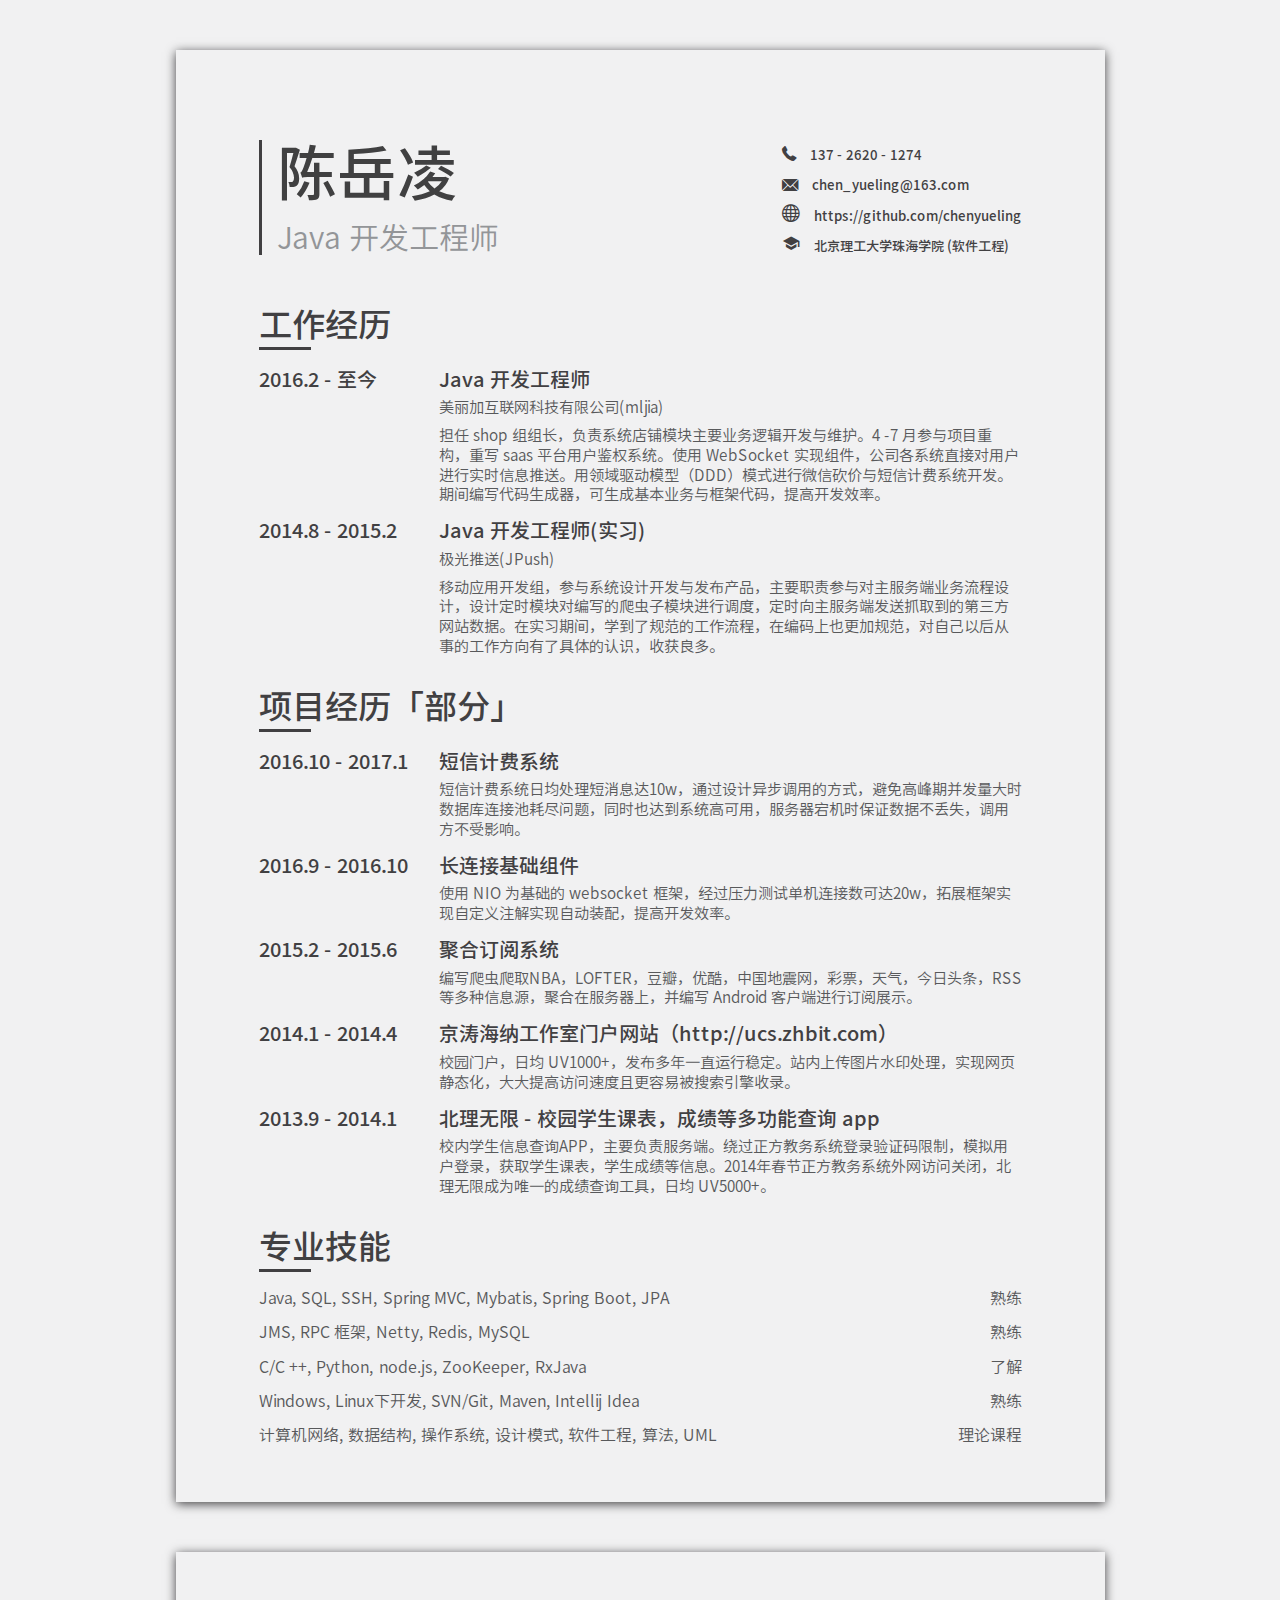
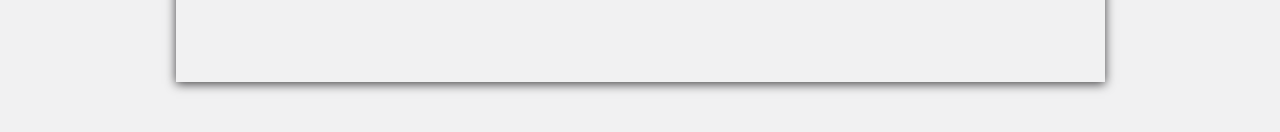
<file: resume/index - 副本.html>
<!DOCTYPE html>
<html lang="zh-CN">
<head>
  <meta charset="UTF-8">
  <meta name="viewport" content="width=device-width, initial-scale=1">
  <meta name="keywords" content="陈岳凌,简历">
  <meta name="description" content="陈岳凌简历">
  <title>陈岳凌-简历</title>
  
    <link rel="stylesheet" href="/asset/styles/resume.css"> 

</head>
<body class="" data-stage="">


    <div class="container">
      <div class="header">
        <div class="info">
          <h2>陈岳凌</h2>
          <p>Java 开发工程师</p>
        </div>
        <div class="detail">
          <p class="phone"><i class="icon icon-phone"></i>137 - 2620 - 1274</p>
          <p class="mail"><i class="icon icon-email"></i>chen_yueling@163.com</p>
          <p class="web"><i class="icon icon-website"></i>https://github.com/chenyueling</p>
          <p class="school"><i class="icon icon-school"></i>北京理工大学珠海学院 (软件工程)</p>
        </div>  
      </div>
      <div class="section experience">
        
          <h3 class="title">工作经历</h3>
<div class="main">
  <ul class="lists">
    
      <li>
        <div class="time">
          2016.2 - 至今
        </div>
        <div class="info">
          <h4>Java 开发工程师</h4>
          <p class="company">美丽加互联网科技有限公司(mljia)</p>
          <p class="desc">担任 shop 组组长，负责系统店铺模块主要业务逻辑开发与维护。4 -7 月参与项目重     构，重写 saas 平台用户鉴权系统。使用 WebSocket 实现组件，公司各系统直接对用户进行实时信息推送。用领域驱动模型（DDD）模式进行微信砍价与短信计费系统开发。期间编写代码生成器，可生成基本业务与框架代码，提高开发效率。</p>
        </div>    
      </li>  
    
      <li>
        <div class="time">
          2014.8 - 2015.2
        </div>
        <div class="info">
          <h4>Java 开发工程师(实习)</h4>
          <p class="company">极光推送(JPush)</p>
          <p class="desc">移动应用开发组，参与系统设计开发与发布产品，主要职责参与对主服务端业务流程设计，设计定时模块对编写的爬虫子模块进行调度，定时向主服务端发送抓取到的第三方网站数据。在实习期间，学到了规范的工作流程，在编码上也更加规范，对自己以后从事的工作方向有了具体的认识，收获良多。</p>
        </div>    
      </li>  
    
  </ul>  
</div>  
        
      </div>
      <div class="section">
        
          <h3 class="title">项目经历「部分」</h3>
<div class="main">
  <ul class="lists">
    
      <li>
        <div class="time">
          2016.10 - 2017.1
        </div>
        <div class="info">
          <h4>短信计费系统</h4>
          <p class="company"></p>
          <p class="desc">短信计费系统日均处理短消息达10w，通过设计异步调用的方式，避免高峰期并发量大时数据库连接池耗尽问题，同时也达到系统高可用，服务器宕机时保证数据不丢失，调用方不受影响。</p>
        </div>    
      </li>  
    
      <li>
        <div class="time">
          2016.9 - 2016.10
        </div>
        <div class="info">
          <h4>长连接基础组件</h4>
          <p class="company"></p>
          <p class="desc">使用 NIO 为基础的 websocket 框架，经过压力测试单机连接数可达20w，拓展框架实现自定义注解实现自动装配，提高开发效率。</p>
        </div>    
      </li>  
    
      <li>
        <div class="time">
          2015.2 - 2015.6
        </div>
        <div class="info">
          <h4>聚合订阅系统</h4>
          <p class="company"></p>
          <p class="desc">编写爬虫爬取NBA，LOFTER，豆瓣，优酷，中国地震网，彩票，天气，今日头条，RSS等多种信息源，聚合在服务器上，并编写 Android 客户端进行订阅展示。</p>
        </div>    
      </li>  
    
      <li>
        <div class="time">
          2014.1 - 2014.4
        </div>
        <div class="info">
          <h4>京涛海纳工作室门户网站（http://ucs.zhbit.com）</h4>
          <p class="company"></p>
          <p class="desc">校园门户，日均 UV1000+，发布多年一直运行稳定。站内上传图片水印处理，实现网页静态化，大大提高访问速度且更容易被搜索引擎收录。</p>
        </div>    
      </li>  
    
      <li>
        <div class="time">
          2013.9 - 2014.1
        </div>
        <div class="info">
          <h4>北理无限 - 校园学生课表，成绩等多功能查询 app</h4>
          <p class="company"></p>
          <p class="desc">校内学生信息查询APP，主要负责服务端。绕过正方教务系统登录验证码限制，模拟用户登录，获取学生课表，学生成绩等信息。2014年春节正方教务系统外网访问关闭，北理无限成为唯一的成绩查询工具，日均 UV5000+。</p>
        </div>    
      </li>  
    
  </ul>  
</div>  
        
      </div>  
      <div class="section">
        
          <h3>专业技能</h3>
          <div class="main">
            <ul class="skill-lists">
              
                <li>
                  <p class="float-left">Java, SQL, SSH, Spring MVC, Mybatis, Spring Boot, JPA  </p>
                  <p class="float-right">熟练</p>  
                </li>  
              
                <li>
                  <p class="float-left">JMS, RPC 框架, Netty, Redis, MySQL</p>
                  <p class="float-right">熟练</p>  
                </li>  
              
                <li>
                  <p class="float-left">C/C ++, Python, node.js, ZooKeeper, RxJava</p>
                  <p class="float-right">了解</p>  
                </li>  
              
                <li>
                  <p class="float-left">Windows, Linux下开发, SVN/Git, Maven, Intellij Idea</p>
                  <p class="float-right">熟练</p>  
                </li>  
              
                <li>
                  <p class="float-left">计算机网络, 数据结构, 操作系统, 设计模式, 软件工程, 算法, UML</p>
                  <p class="float-right">理论课程</p>  
                </li>  
              
            </ul>
          </div> 
        
      </div>  
    </div>  

	  <div class="container">
	  </div>
</body>
</html>
</file>
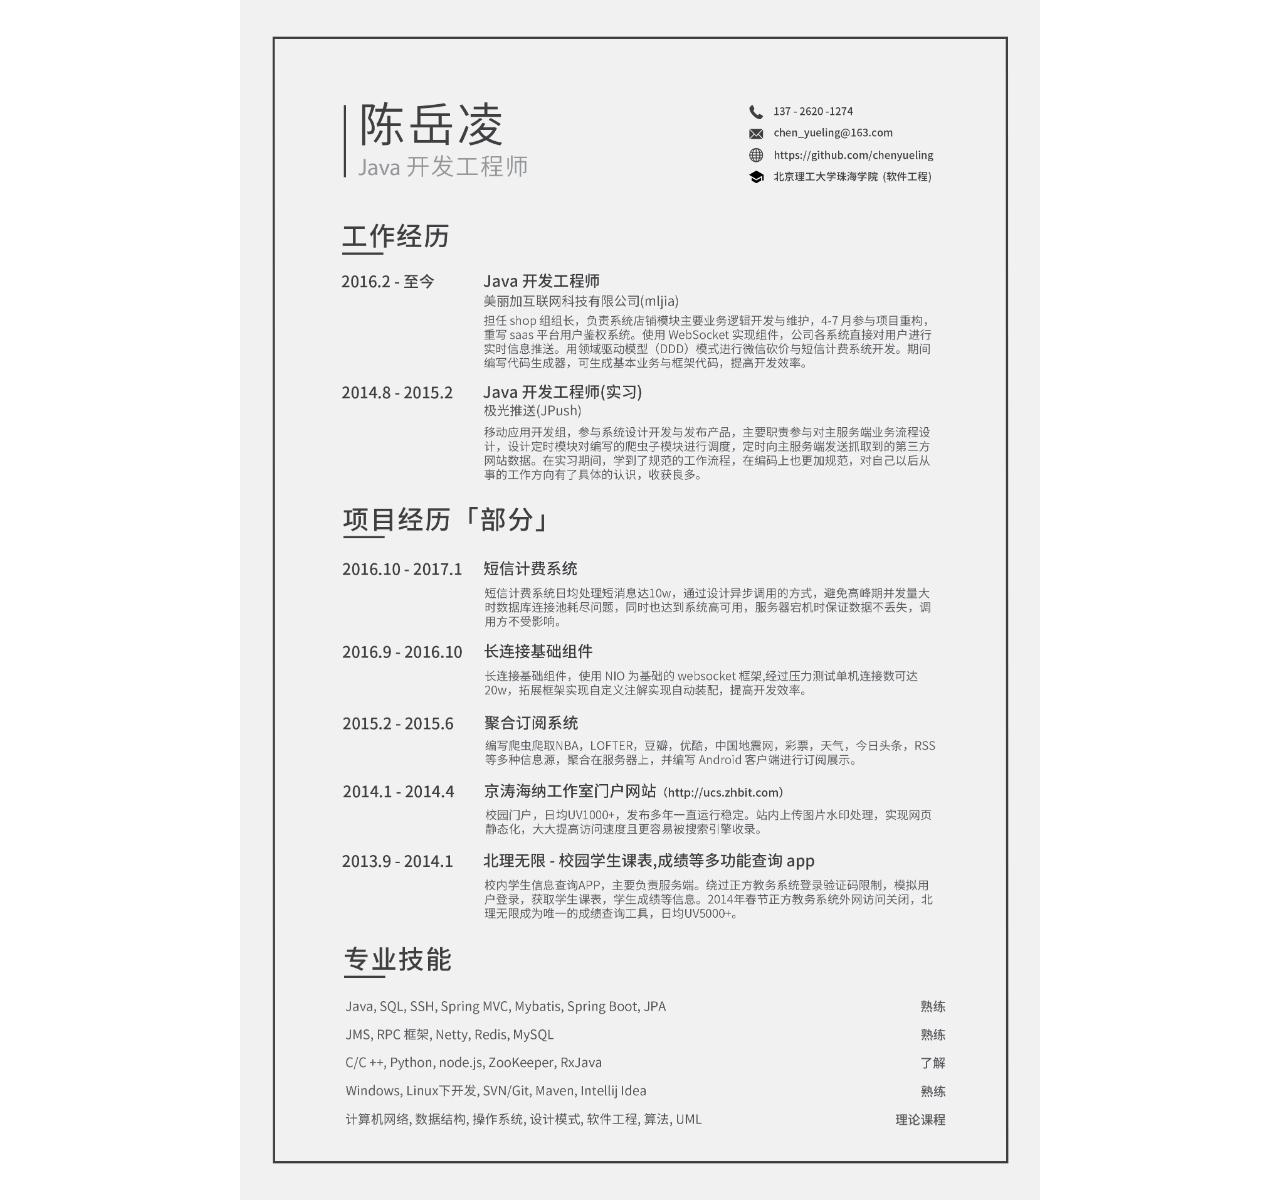
<file: resume/png.html>
<html>
<style>
body {
      margin: 0;
      text-align: center;
    }
    img {
      width: 800px;
    }
</style>
<body>
<div align="center">    
	<img src="/asset/images/resume-2017-2-13.png" alt="图片名称"> 
</div>
</body>
</html>
</file>
<file: asset/styles/resume.css>
* {
  -webkit-box-sizing: border-box;
  -moz-box-sizing: border-box;
  box-sizing: border-box;
}
html {
  overflow-y: scroll;
  -webkit-text-size-adjust: 100%;
  -ms-text-size-adjust: 100%;
  font-family: 'Avenir Next', Avenir, 'Helvetica Neue', Helvetica, Arial, 'Rhythm Heiti', sans-serif;
  line-height: 1.4;
}
html * {
  outline: 0;
  -webkit-text-size-adjust: none;
  -webkit-tap-highlight-color: rgba(0, 0, 0, 0);
}
body,
div,
dl,
dt,
dd,
ul,
ol,
li,
h1,
h2,
h3,
h4,
h5,
h6,
pre,
code,
form,
fieldset,
legend,
input,
textarea,
p,
blockquote,
th,
td,
hr,
button,
article,
aside,
details,
figcaption,
figure,
footer,
header,
hgroup,
menu,
nav,
section {
  margin: 0;
  padding: 0;
}
input,
select,
textarea {
  font-size: 100%;
}
table {
  border-collapse: collapse;
  border-spacing: 0;
}
fieldset,
img {
  border: 0;
}
abbr,
acronym {
  border: 0;
  font-variant: normal;
}
del {
  text-decoration: line-through;
}
address,
caption,
cite,
code,
dfn,
em,
th,
var {
  font-style: normal;
  font-weight: normal;
}
ol,
ul {
  list-style: none;
}
caption,
th {
  text-align: left;
}
h1,
h2,
h3,
h4,
h5,
h6 {
  font-size: 100%;
  font-weight: 500;
}
q:before,
q:after {
  content: '';
}
sub,
sup {
  font-size: 75%;
  line-height: 0;
  position: relative;
  vertical-align: baseline;
}
sup {
  top: -0.5em;
}
sub {
  bottom: -0.25em;
}
a:hover {
  text-decoration: underline;
}
ins,
a {
  text-decoration: none;
}
h1,
h2,
h3,
h4,
h5,
h6,
b,
strong {
  font-weight: normal;
}
a:hover {
  text-decoration: none;
}
button {
  border: none;
}
.float-right {
  float: right;
}
.float-left {
  float: left;
}
.clearfix {
  *zoom: 1;
}
.clearfix:after,
.clearfix:before {
  content: '';
  display: table;
}
.clearfix:after {
  clear: both;
}
.hide {
  display: none;
}
.show {
  display: block;
}
@font-face {
  font-family: "SHS";
  src: url("../fonts/SourceHanSansCN-Medium.eot");
  src: url("../fonts/SourceHanSansCN-Medium.eot?#iefix") format("embedded-opentype"), /* IE6-IE8 */ url("../fonts/SourceHanSansCN-Medium.woff") format("woff"), /* chrome、firefox */ url("../fonts/SourceHanSansCN-Medium.ttf") format("truetype"), /* chrome、firefox、opera、Safari, Android, iOS 4.2+ */ url("../fonts/SourceHanSansCN-Medium.svg#SourceHanSansCN-Medium") format("svg");
  font-style: normal;
  font-weight: bold;
  
  /* IE9 */
  /* iOS 4.1- */
}
@font-face {
  font-family: "SHS";
  src: url("../fonts/SourceHanSansCN-Normal.eot");
  src: url("../fonts/SourceHanSansCN-Normal.eot?#iefix") format("embedded-opentype"), /* IE6-IE8 */ url("../fonts/SourceHanSansCN-Normal.woff") format("woff"), /* chrome、firefox */ url("../fonts/SourceHanSansCN-Normal.ttf") format("truetype"), /* chrome、firefox、opera、Safari, Android, iOS 4.2+ */ url("../fonts/SourceHanSansCN-Normal.svg#SourceHanSansCN-Normal") format("svg");
  font-style: normal;
  font-weight: normal;
  
  /* IE9 */
  /* iOS 4.1- */
}
@font-face {
  font-family: 'icomoon';
  src: url('../fonts/icomoon.eot?jery87');
  src: url('../fonts/icomoon.eot?jery87#iefix') format('embedded-opentype'), url('../fonts/icomoon.ttf?jery87') format('truetype'), url('../fonts/icomoon.woff?jery87') format('woff'), url('../fonts/icomoon.svg?jery87#icomoon') format('svg');
  font-weight: normal;
  font-style: normal;
}
[class^="icon-"],
[class*=" icon-"] {
  /* use !important to prevent issues with browser extensions that change fonts */
  font-family: 'icomoon' !important;
  speak: none;
  font-style: normal;
  font-weight: normal;
  font-variant: normal;
  text-transform: none;
  line-height: 1;
  /* Better Font Rendering =========== */
  -webkit-font-smoothing: antialiased;
  -moz-osx-font-smoothing: grayscale;
}
.icon-school:before {
  content: "\e900";
}
.icon-phone:before {
  content: "\e901";
}
.icon-email:before {
  content: "\e902";
}
.icon-website:before {
  content: "\e903";
}
body {
  background: #f1f1f2;
}
.container {
  margin: 50px auto;
  padding: 90px 83px 40px;
  width: 929px;
  color: #414042;
  line-height: 1.1;
  font-family: "SHS", 'Avenir Next', Avenir, 'Helvetica Neue', Helvetica, Arial, 'Heiti', sans-serif;
  box-shadow: 0 2px 10px;
}
.header {
  position: relative;
}
.header .info {
  border-left: 3px solid #414042;
  padding-left: 15.6px;
}
.header .info h2 {
  font-size: 60px;
  color: #404041;
  font-weight: bold;
}
.header .info p {
  margin-top: 16px;
  font-size: 30px;
  color: #939598;
}
.header .detail {
  position: absolute;
  right: 0;
  top: 0;
  font-size: 13.2px;
  font-weight: bold;
  line-height: 2.3;
}
.header .detail .icon {
  padding-right: 13.6px;
}
.header .detail .icon-phone {
  font-size: 15px;
}
.header .detail .icon-email {
  font-size: 12px;
}
.header .detail .icon-website {
  font-size: 18px;
}
.header .detail .icon-school {
  font-size: 18px;
}
.section {
  margin-top: 32.8px;
}
.section h3 {
  position: relative;
  margin-bottom: 24px;
  font-size: 33.2px;
  font-weight: bold;
}
.section h3::after {
  position: absolute;
  left: 0;
  bottom: -6.4px;
  content: ' ';
  display: block;
  width: 52px;
  height: 3px;
  background: #414042;
}
.section .lists li {
  *zoom: 1;
  margin-top: 14.4px;
}
.section .lists li:after,
.section .lists li:before {
  content: '';
  display: table;
}
.section .lists li:after {
  clear: both;
}
.section .lists li:after,
.section .lists li:before {
  content: '';
  display: table;
}
.section .lists li:after {
  clear: both;
}
.section .lists li:first-child {
  margin-top: 0;
}
.section .lists .time {
  float: left;
  font-size: 20px;
  font-weight: bold;
}
.section .lists .info {
  padding-left: 180px;
}
.section .lists .info p {
  line-height: 1.3;
  color: #58595b;
  font-size: 15.2px;
}
.section .lists h4 {
  margin-bottom: 8.4px;
  font-size: 20px;
  font-weight: bold;
}
.section .lists .company {
  margin-bottom: 8px;
  font-size: 16.8px;
}
.experience {
  margin-top: 52.4px;
}
.skill-lists {
  font-size: 16px;
  color: #58595b;
  line-height: 1;
}
.skill-lists li {
  *zoom: 1;
  margin-bottom: 18.4px;
}
.skill-lists li:after,
.skill-lists li:before {
  content: '';
  display: table;
}
.skill-lists li:after {
  clear: both;
}
.skill-lists li:after,
.skill-lists li:before {
  content: '';
  display: table;
}
.skill-lists li:after {
  clear: both;
}
</file>
